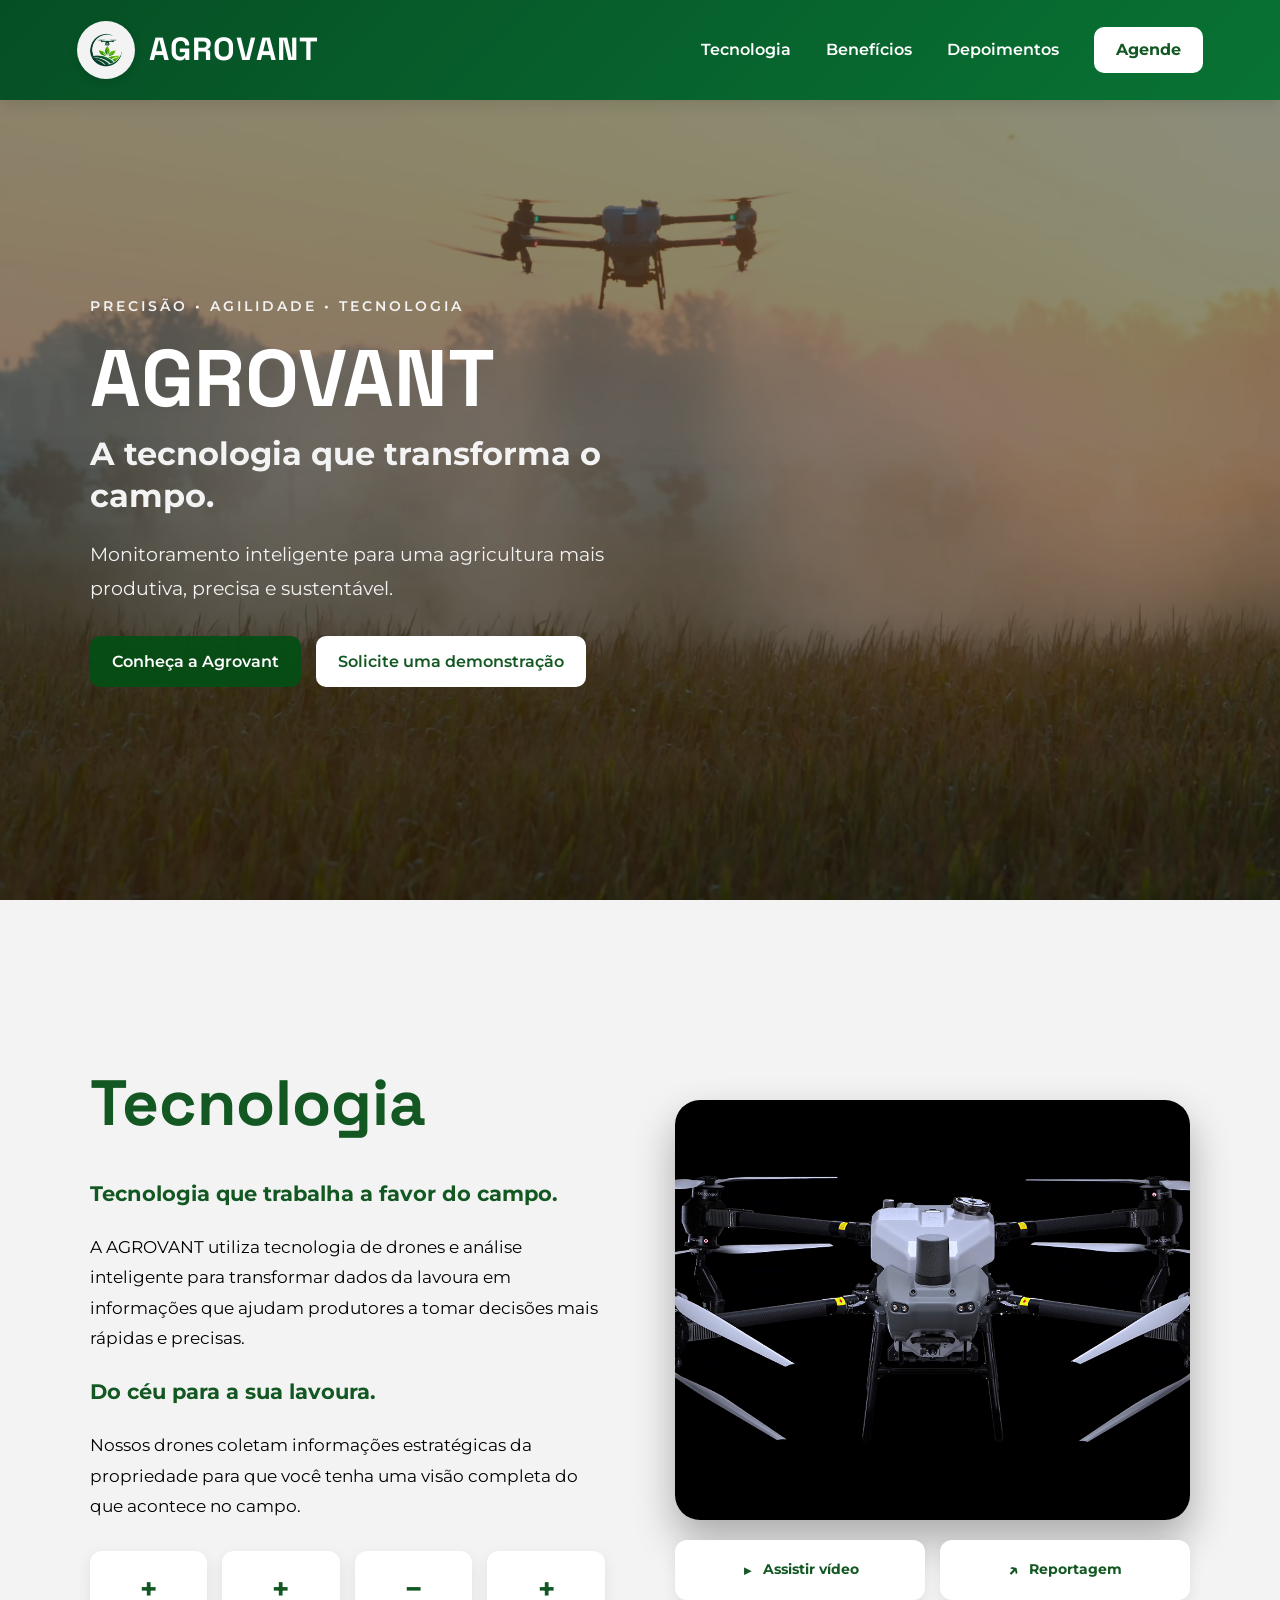
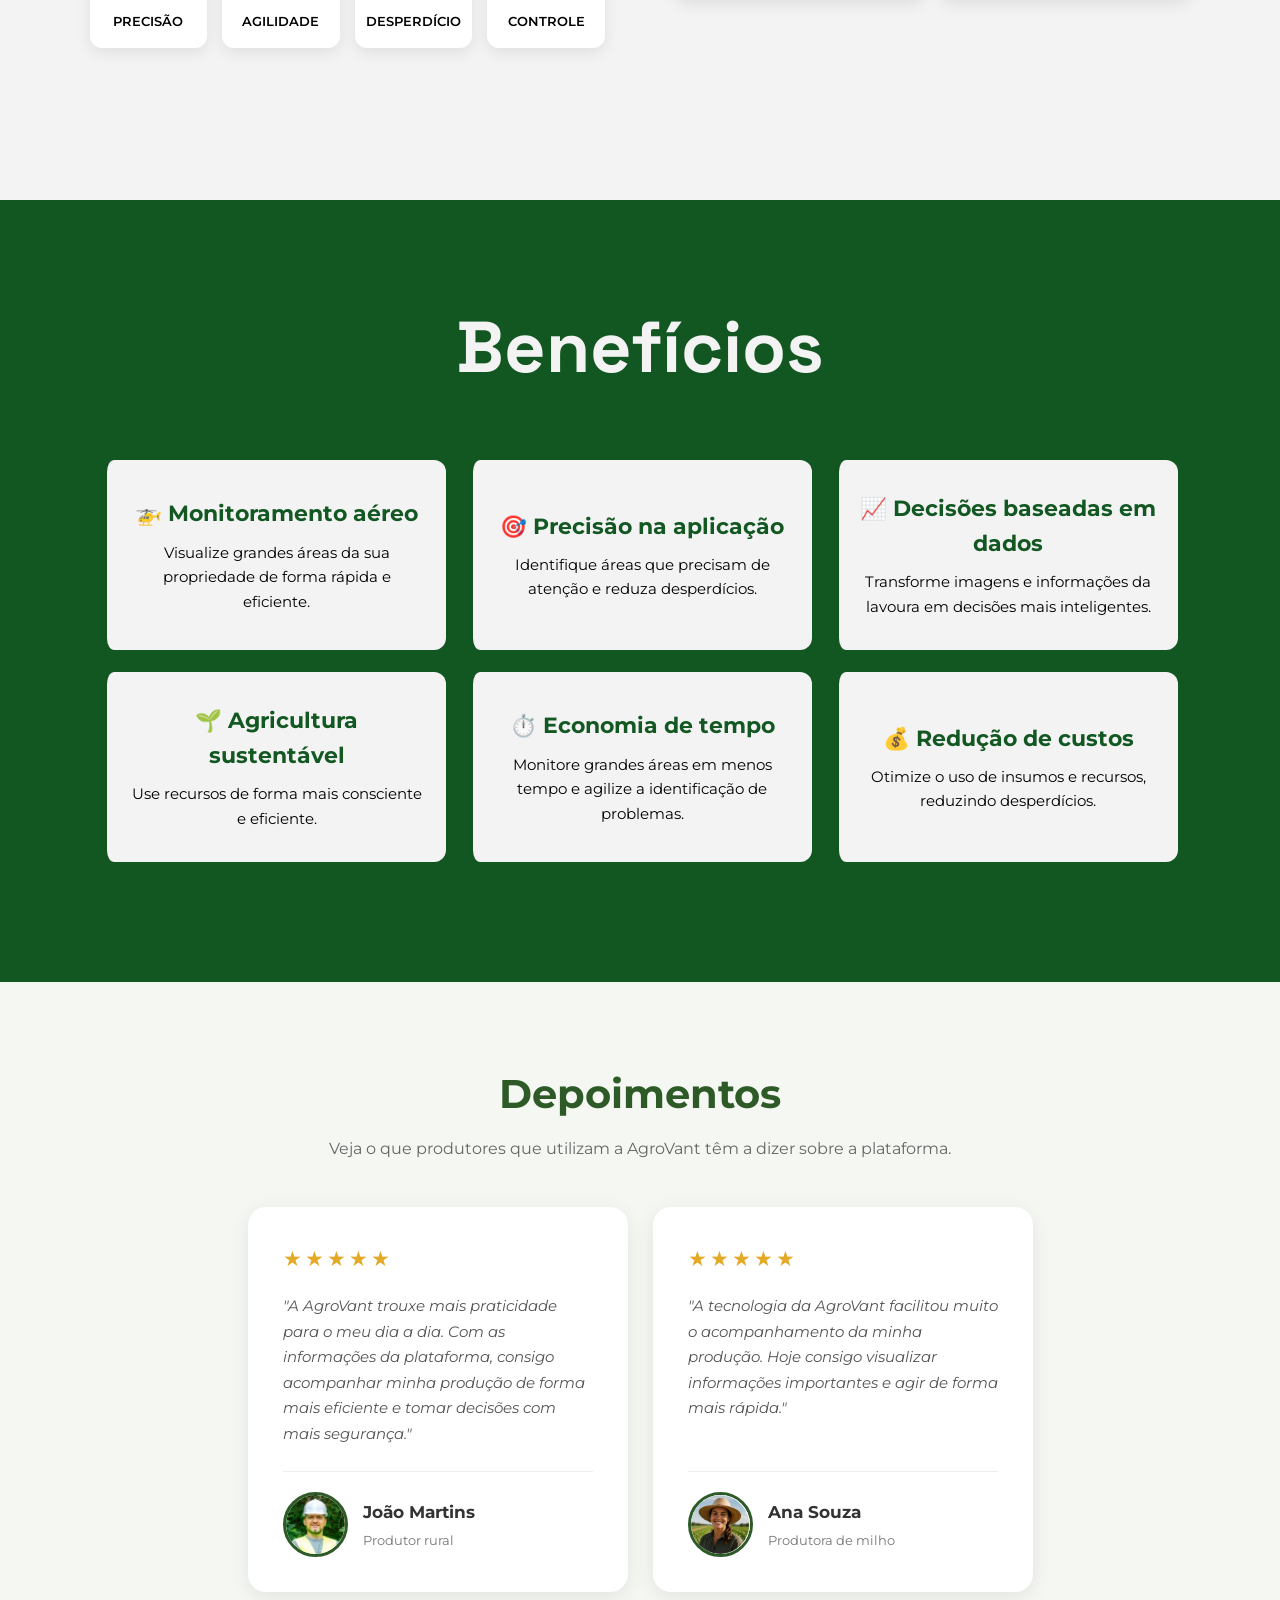
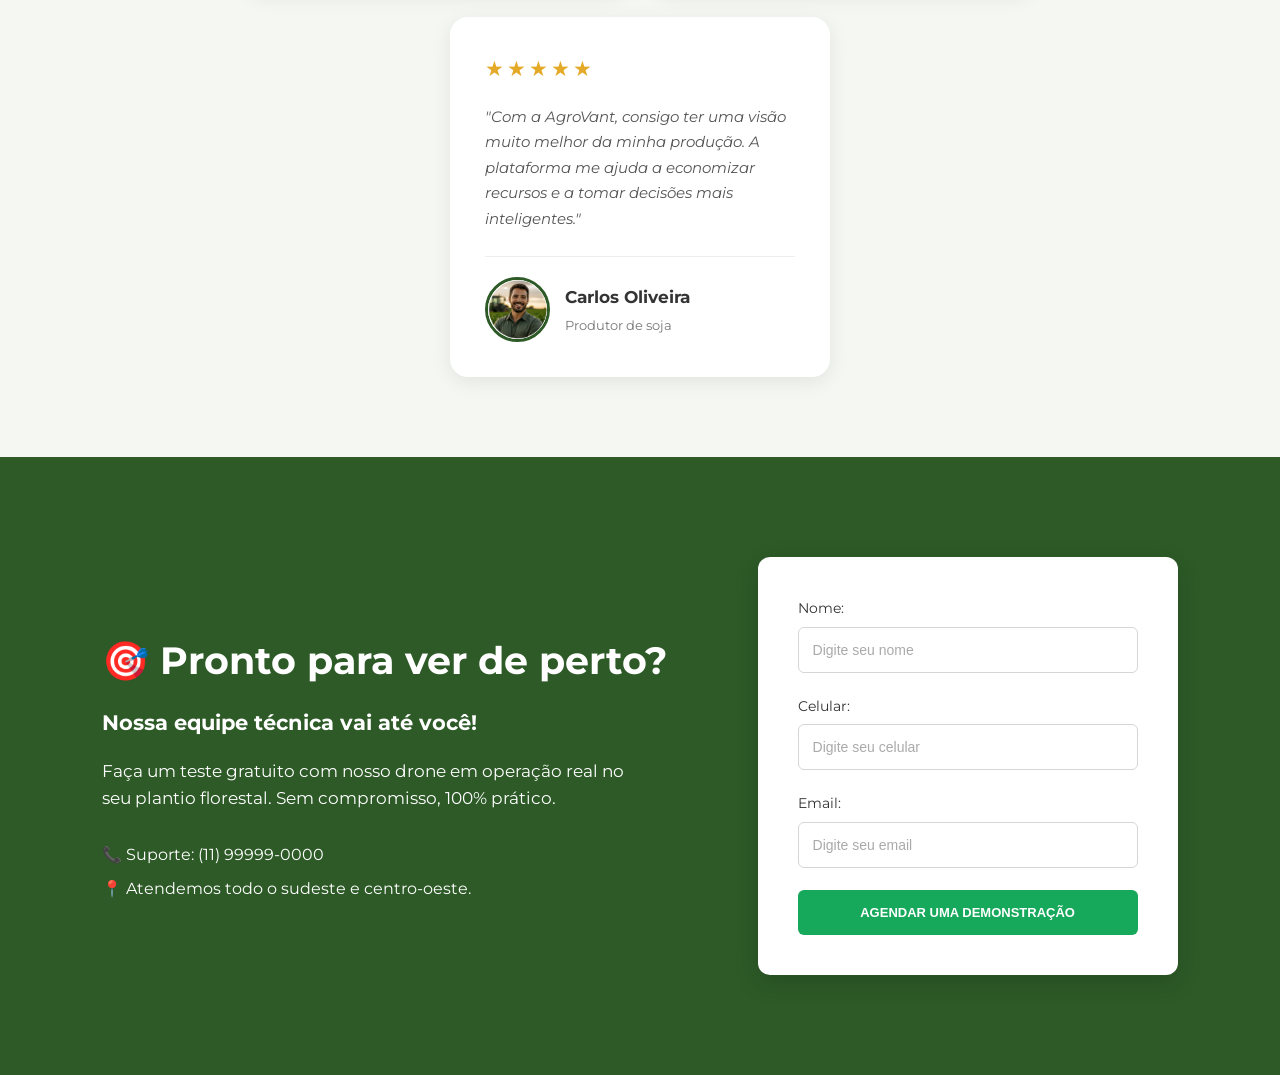
<file: index.html>
<!DOCTYPE html>
<html lang="pt-br">

<head>
    <meta charset="UTF-8">
    <meta name="viewport" content="width=device-width, initial-scale=1.0">

    <title>AgroVant</title>
    <link rel="icon" href="img/logo_agrovant.png">
    <link rel="stylesheet" href="css/style.css">
</head>

<body>

    <!-- VÍDEO DE FUNDO -->
    <video autoplay muted loop id="video-fundo">
        <source src="img/Vídeo 1.webm" type="video/webm">
    </video>

    <div class="overlay"></div>


    <!-- ================= CABEÇALHO ================= -->

  <header class="cabecalho">

    <div class="logo-area">

        <a href="#inicio" class="logo-link">
            <span class="logo-fundo">
                <img src="img/logo_agrovant.png" alt="Logo AgroVant">
            </span>

            <span class="logo-nome">
                AGROVANT
            </span>
        </a>

    </div>

    <nav class="menu">

        <a href="#tecnologia">Tecnologia</a>

        <a href="#beneficios">Benefícios</a>

        <a href="#depoimentos">Depoimentos</a>

        <a href="#agende" class="btn-agende">
            Agende
        </a>

    </nav>

</header>


    <main>

        <!-- ================= INÍCIO ================= -->

        <section id="inicio">

            <div class="texto-inicio">

                <span class="frase">
                    PRECISÃO • AGILIDADE • TECNOLOGIA
                </span>

                <h1>
                    AGROVANT
                    <span>A tecnologia que transforma o campo.</span>
                </h1>

                <p>
                    Monitoramento inteligente para uma agricultura mais
                    produtiva, precisa e sustentável.
                </p>

                <div class="botoes">

                    <!-- CONECTADO À TECNOLOGIA -->
                    <a href="#tecnologia" class="btn-secundario">
                        Conheça a Agrovant
                    </a>

                    <a href="#agende" class="btn-terciario">
                        Solicite uma demonstração
                    </a>

                </div>

            </div>

        </section>


        <!-- ================= TECNOLOGIA ================= -->

        <section id="tecnologia">

            <div class="coluna tecnologia-texto">

                <h2>Tecnologia</h2>

                <p class="destaque">
                    Tecnologia que trabalha a favor do campo.
                </p>

                <p>
                    A AGROVANT utiliza tecnologia de drones e análise
                    inteligente para transformar dados da lavoura em
                    informações que ajudam produtores a tomar decisões
                    mais rápidas e precisas.
                </p>

                <p class="destaque">
                    Do céu para a sua lavoura.
                </p>

                <p>
                    Nossos drones coletam informações estratégicas da
                    propriedade para que você tenha uma visão completa
                    do que acontece no campo.
                </p>

                <div class="indicadores">

                    <div>
                        <strong>+</strong>
                        <span>Precisão</span>
                    </div>

                    <div>
                        <strong>+</strong>
                        <span>Agilidade</span>
                    </div>

                    <div>
                        <strong>−</strong>
                        <span>Desperdício</span>
                    </div>

                    <div>
                        <strong>+</strong>
                        <span>Controle</span>
                    </div>

                </div>

            </div>

                <div class="coluna-sobre">

            <img src="img/Imagem 2.png" alt="Drone da AgroVant">

            <div class="recursos-tecnologia">

                <a href="img/Vídeo 2.webm" 
                class="btn-recurso" 
                target="_blank">
                    <span>▶</span>
                    Assistir vídeo
                </a>

                <a href="https://revistacultivar.com.br/noticias/copercampos-inicia-testes-com-drone-agricola-dji-agras-t50" 
                class="btn-recurso" 
                target="_blank">
                    <span>↗</span>
                    Reportagem
                </a>

            </div>

            </div>

        </section>


        <!-- ================= BENEFÍCIOS ================= -->

        <section id="beneficios">

            <h1>Benefícios</h1>

            <div class="card-container">

                <article class="card-beneficios">

                    <h2>🚁 Monitoramento aéreo</h2>

                    <p>
                        Visualize grandes áreas da sua propriedade
                        de forma rápida e eficiente.
                    </p>

                </article>


                <article class="card-beneficios">

                    <h2>🎯 Precisão na aplicação</h2>

                    <p>
                        Identifique áreas que precisam de atenção
                        e reduza desperdícios.
                    </p>

                </article>


                <article class="card-beneficios">

                    <h2>📈 Decisões baseadas em dados</h2>

                    <p>
                        Transforme imagens e informações da lavoura
                        em decisões mais inteligentes.
                    </p>

                </article>


                <article class="card-beneficios">

                    <h2>🌱 Agricultura sustentável</h2>

                    <p>
                        Use recursos de forma mais consciente
                        e eficiente.
                    </p>

                </article>


                <article class="card-beneficios">

                    <h2>⏱️ Economia de tempo</h2>

                    <p>
                        Monitore grandes áreas em menos tempo e
                        agilize a identificação de problemas.
                    </p>

                </article>


                <article class="card-beneficios">

                    <h2>💰 Redução de custos</h2>

                    <p>
                        Otimize o uso de insumos e recursos,
                        reduzindo desperdícios.
                    </p>

                </article>

            </div>

        </section>


        <!-- ================= DEPOIMENTOS ================= -->
        
        <section id="depoimentos">

    <div class="titulo-depoimentos">
        <h2>Depoimentos</h2>

        <p>
            Veja o que produtores que utilizam a AgroVant
            têm a dizer sobre a plataforma.
        </p>
    </div>


    <div class="depoimentos-container">


        <!-- DEPOIMENTO 1 -->
        <div class="depoimento">

            <div class="estrelas">
                ★★★★★
            </div>

            <p class="comentario">
                "A AgroVant trouxe mais praticidade para o meu dia a dia.
                Com as informações da plataforma, consigo acompanhar minha
                produção de forma mais eficiente e tomar decisões com mais
                segurança."
            </p>

            <div class="autor">

                <img src="img/Imagem 4.jpg" alt="João Martins">

                <div class="informacoes-autor">
                    <h3>João Martins</h3>
                    <span>Produtor rural</span>
                </div>

            </div>

        </div>


        <!-- DEPOIMENTO 2 -->
        <div class="depoimento">

            <div class="estrelas">
                ★★★★★
            </div>

            <p class="comentario">
                "A tecnologia da AgroVant facilitou muito o acompanhamento
                da minha produção. Hoje consigo visualizar informações
                importantes e agir de forma mais rápida."
            </p>

            <div class="autor">

                <img src="img/ana_depoimento.png" alt="Ana Souza">

                <div class="informacoes-autor">
                    <h3>Ana Souza</h3>
                    <span>Produtora de milho</span>
                </div>

            </div>

        </div>


        <!-- DEPOIMENTO 3 -->
        <div class="depoimento">

            <div class="estrelas">
                ★★★★★
            </div>

            <p class="comentario">
                "Com a AgroVant, consigo ter uma visão muito melhor da
                minha produção. A plataforma me ajuda a economizar recursos
                e a tomar decisões mais inteligentes."
            </p>

            <div class="autor">

                <img src="img/carlos_depoimento.png" alt="Carlos Oliveira">

                <div class="informacoes-autor">
                    <h3>Carlos Oliveira</h3>
                    <span>Produtor de soja</span>
                </div>

            </div>

        </div>


    </div>

</section>


        <!-- ================= AGENDAMENTO ================= -->

        <section id="agende">

            <div class="agende-conteudo">

                <div class="agende-texto">

                    <h2>🎯 Pronto para ver de perto?</h2>

                    <h3>Nossa equipe técnica vai até você!</h3>

                    <p>
                        Faça um teste gratuito com nosso drone
                        em operação real no seu plantio florestal.
                        Sem compromisso, 100% prático.
                    </p>

                    <div class="contato-agende">
                        <span>📞 Suporte: (11) 99999-0000</span>
                        <span>📍 Atendemos todo o sudeste e centro-oeste.</span>
                    </div>

                </div>


                <div class="formulario-agende">

                    <form>

                        <label for="nome">Nome:</label>
                        <input 
                            type="text" 
                            id="nome" 
                            name="nome" 
                            placeholder="Digite seu nome"
                        >

                        <label for="celular">Celular:</label>
                        <input 
                            type="tel" 
                            id="celular" 
                            name="celular" 
                            placeholder="Digite seu celular"
                        >

                        <label for="email">Email:</label>
                        <input 
                            type="email" 
                            id="email" 
                            name="email" 
                            placeholder="Digite seu email"
                        >

                        <button type="submit">
                            AGENDAR UMA DEMONSTRAÇÃO
                        </button>

                    </form>

                </div>

            </div>

        </section>
    </main>

</body>

</html>
</file>
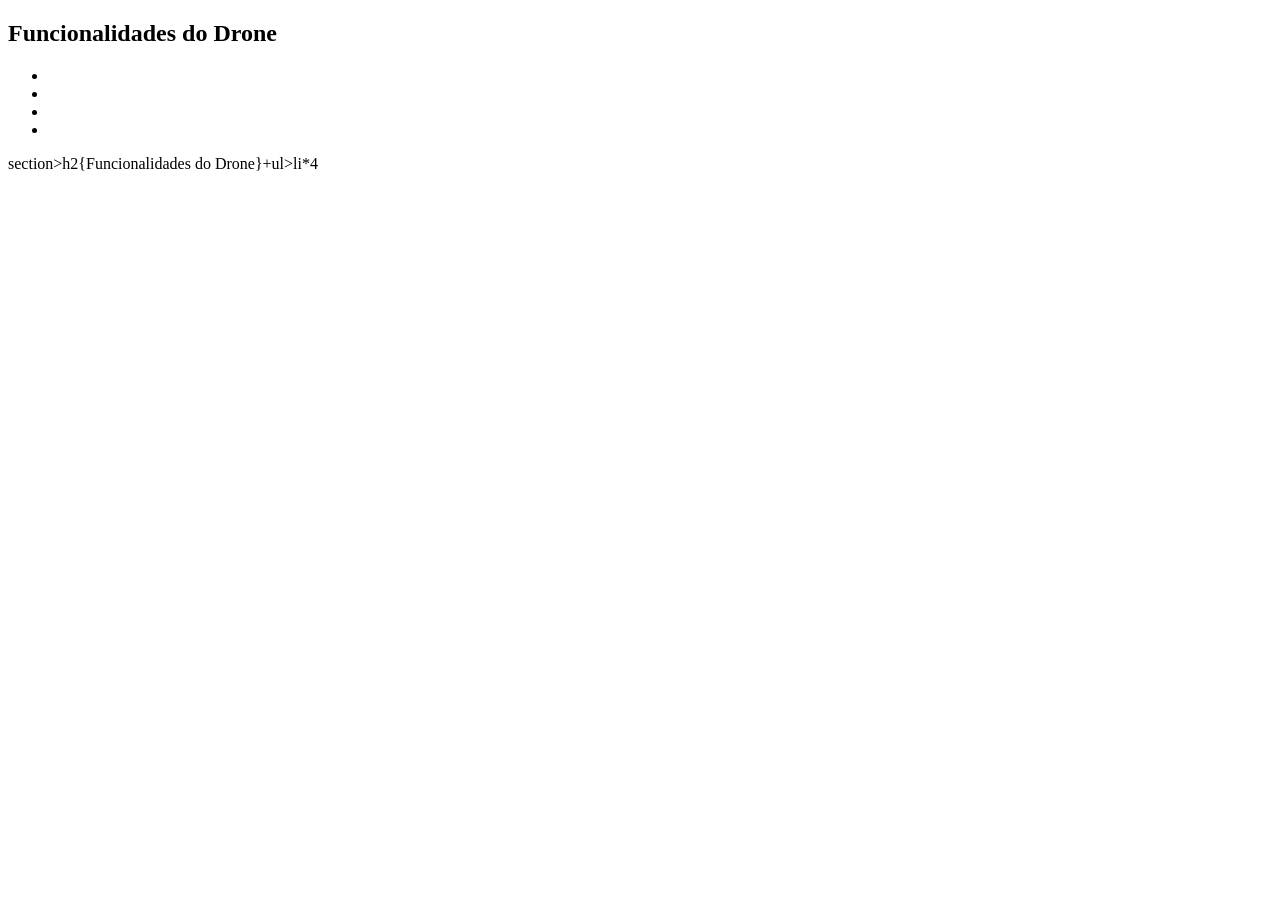
<file: emmet-exercicios-aluno/ex1resposta.html>
<!DOCTYPE html>
<html lang="en">
<head>
    <meta charset="UTF-8">
    <meta name="viewport" content="width=device-width, initial-scale=1.0">
    <title>Resposta 1</title>
</head>
<body>
    <section>
        <h2>Funcionalidades do Drone</h2>
        <ul>
            <li></li>
            <li></li>
            <li></li>
            <li></li>
        </ul>
    </section>

 section>h2{Funcionalidades do Drone}+ul>li*4
</body>
</html>
</file>
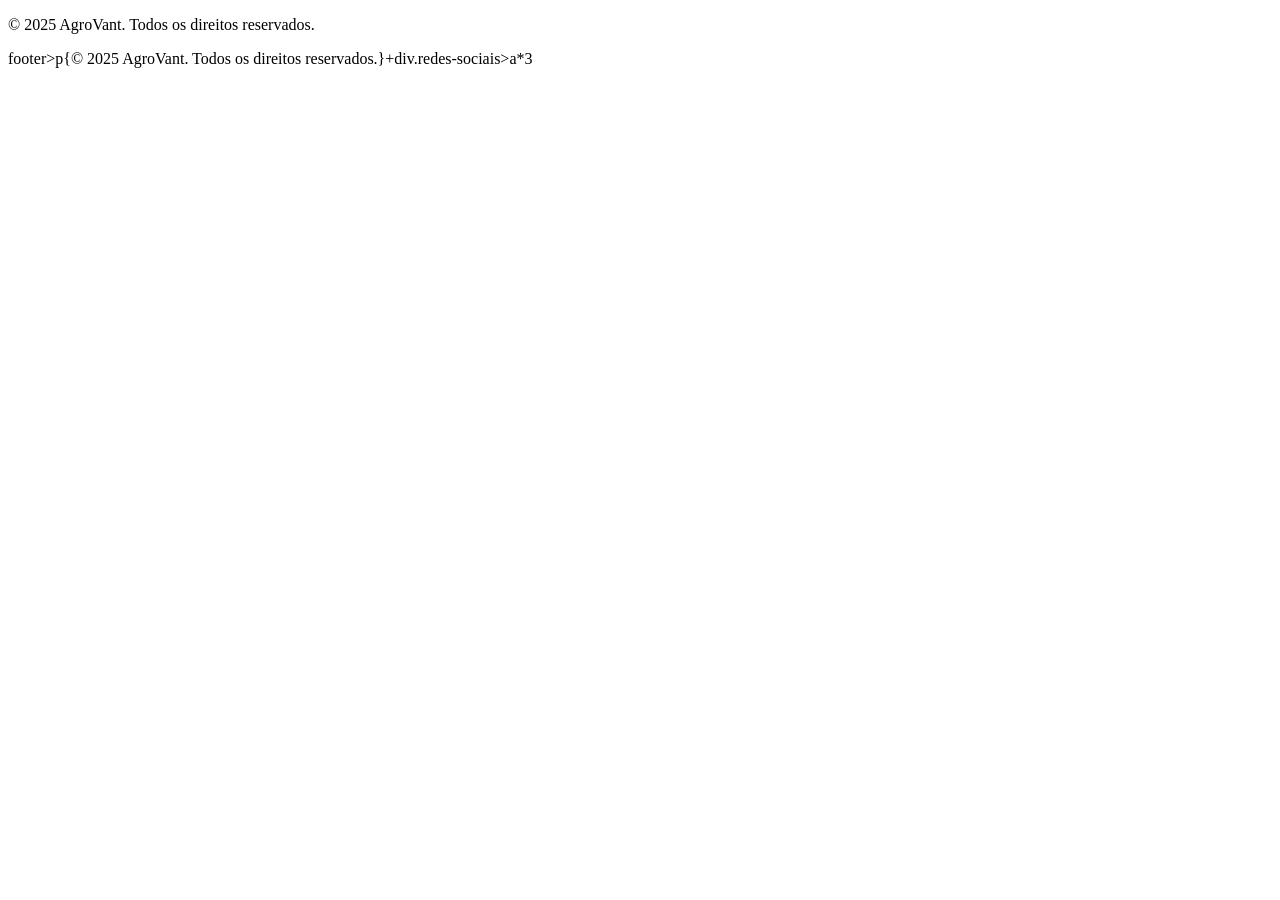
<file: emmet-exercicios-aluno/ex3resposta.html>
<!DOCTYPE html>
<html lang="en">
<head>
    <meta charset="UTF-8">
    <meta name="viewport" content="width=device-width, initial-scale=1.0">
    <title>Resposta 3</title>
</head>
<body>
    <footer>
        <p>© 2025 AgroVant. Todos os direitos reservados.</p>
        <div class="redes-sociais">
            <a href=""></a>
            <a href=""></a>
            <a href=""></a>
        </div>
    </footer>

footer>p{© 2025 AgroVant. Todos os direitos reservados.}+div.redes-sociais>a*3
</body>
</html>
</file>
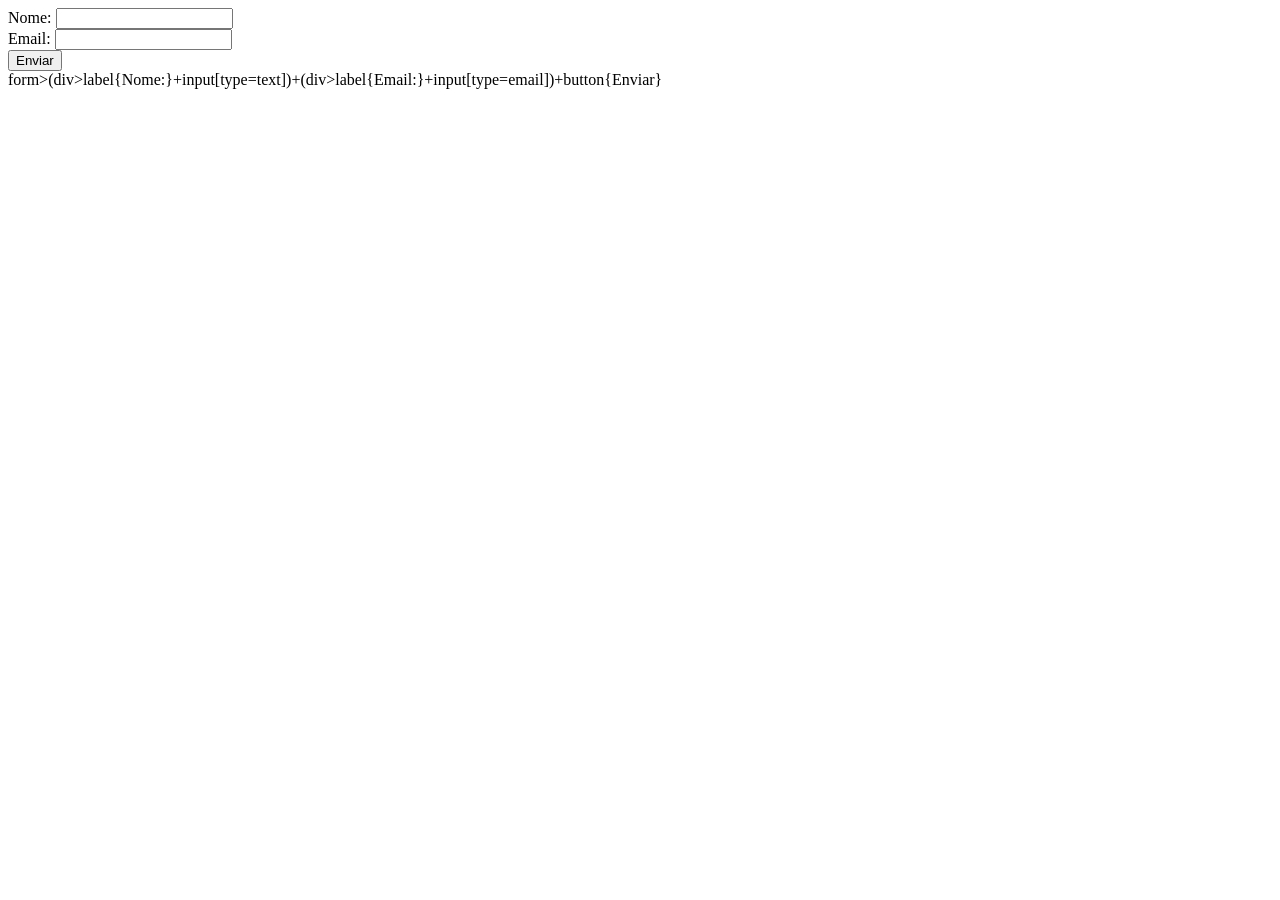
<file: emmet-exercicios-aluno/ex4resposta.html>
<!DOCTYPE html>
<html lang="en">
<head>
    <meta charset="UTF-8">
    <meta name="viewport" content="width=device-width, initial-scale=1.0">
    <title>Resposta 4</title>
</head>
<body>
    <form action="">
        <div>
            <label for="">Nome:</label>
            <input type="text">
        </div>
        <div>
            <label for="">Email:</label>
            <input type="email">
        </div>
        <button>Enviar</button>
    </form>

form>(div>label{Nome:}+input[type=text])+(div>label{Email:}+input[type=email])+button{Enviar}
</body>
</html>
</file>
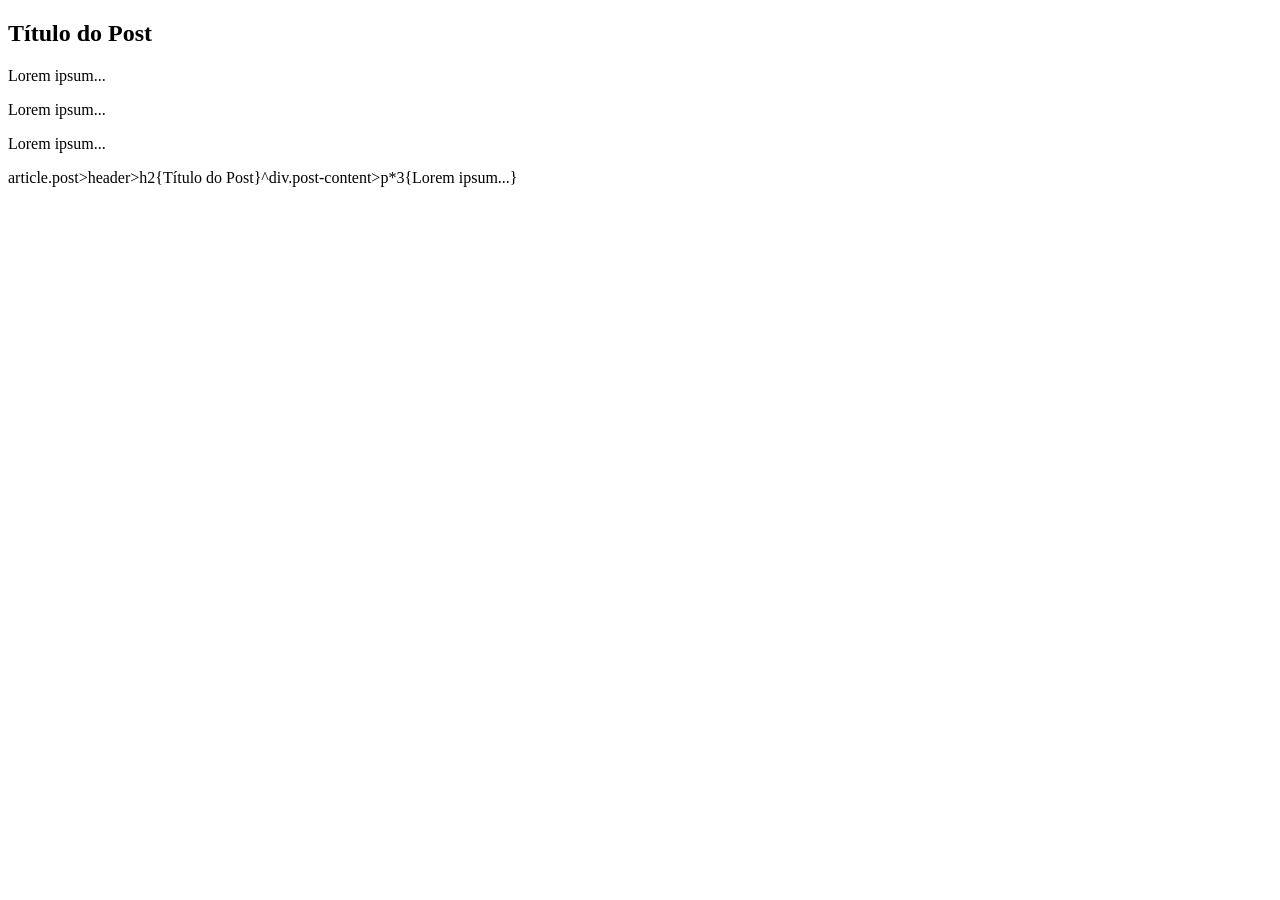
<file: emmet-exercicios-aluno/ex5resposta.html>
<!DOCTYPE html>
<html lang="en">
<head>
    <meta charset="UTF-8">
    <meta name="viewport" content="width=device-width, initial-scale=1.0">
    <title>Resposta 5</title>
</head>
<body>
    <article class="post">
        <header>
            <h2>Título do Post</h2>
        </header>
        <div class="post-content">
            <p>Lorem ipsum...</p>
            <p>Lorem ipsum...</p>
            <p>Lorem ipsum...</p>
        </div>
    </article>

article.post>header>h2{Título do Post}^div.post-content>p*3{Lorem ipsum...}
</body>
</html>
</file>
<file: css/style.css>
@import url('https://fonts.googleapis.com/css2?family=Montserrat:wght@400;500;600;700&family=Space+Grotesk:wght@400;500;600;700&display=swap');


/* ====================================
VARIÁVEIS
==================================== */

:root {

    --cor-primaria: #f3f3f3;
    --cor-secundaria: #064f16f2;
    --cor-preta: #000000;
    --cor-branca: #ffffff;

    --fonte-titulo: 'Space Grotesk', sans-serif;
    --fonte-texto: 'Montserrat', sans-serif;

    --espacamento-pequeno: 0.5rem;
    --espacamento-medio: 1rem;
    --espacamento-grande: 2rem;
}


/* ====================================
RESET
==================================== */

* {
    margin: 0;
    padding: 0;
    box-sizing: border-box;
}

html {
    scroll-behavior: smooth;
}

body {
    font-family: var(--fonte-texto);
    color: var(--cor-preta);
    line-height: 1.6;
}


/* ====================================
VÍDEO DE FUNDO
==================================== */

#video-fundo {
    position: absolute;
    top: 0;
    left: 0;
    width: 100%;
    height: 100%;
    object-fit: cover;
    z-index: -2;
}

.overlay {
    position: fixed;
    top: 0;
    left: 0;
    width: 100%;
    height: 100%;
    background: rgba(0, 0, 0, 0.45);
    z-index: -1;
}


/* ====================================
CABEÇALHO
==================================== */

.cabecalho {
    background: linear-gradient(135deg,#064F25,#087333);
    width: 100%;
    height: 100px;
    padding: 0 6%;
    display: flex;
    align-items: center;
    justify-content: space-between;
    position: fixed;
    top: 0;
    left: 0;
    z-index: 1000;
    box-shadow: 0 3px 15px rgba(0, 0, 0, 0.12);
}


/* =========================
   LOGO
========================= */

.logo-link {
    display: flex;
    align-items: center;
    gap: 14px;
    text-decoration: none;
}


/* Fundo claro atrás da logo */

.logo-fundo {
    width: 58px;
    height: 58px;
    display: flex;
    align-items: center;
    justify-content: center;
    background:var(--cor-primaria);
    border-radius: 50%;
    padding: 7px;
    box-shadow: 0 3px 10px rgba(0, 0, 0, 0.12);
}


.logo-fundo img {
    width: 100%;
    height: 100%;
    object-fit: contain;
}


/* Nome da empresa */

.logo-nome {
    font-family: var(--fonte-titulo);
    font-size: 2rem;
    font-weight: 700;
    letter-spacing: 1px;
    color: var(--cor-branca);
}


/* =========================
   MENU
========================= */

.menu {
    display: flex;
    align-items: center;
    gap: 35px;
}


.menu a {
    color: var(--cor-branca);
    text-decoration: none;
    font-size: 1rem;
    font-weight: 600;
    transition: 0.3s ease;
}


.menu a:not(.btn-agende):hover {
    color: #B9E6A5;
}


/* =========================
   BOTÃO AGENDE
========================= */

.btn-agende {
    padding: 14px 25px;
    background: var(--cor-branca);
    color: #075B2A !important;
    border-radius: 12px;
    font-weight: 700 !important;
    transition: 0.3s ease;
}


.btn-agende:hover {
    background: #DFF1D5;
    transform: translateY(-2px);
}

/* ====================================
BOTÃO AGENDAMENTO
==================================== */

.btn-agende {
    background: var(--cor-branca);
    color: var(--cor-secundaria) !important;
    padding: 10px 22px;
    border-radius: 10px;
    font-weight: 700 !important;
    transition: 0.3s;
}

.btn-agende:hover {
    background: var(--cor-preta);
    color: var(--cor-branca) !important;
    transform: translateY(-3px);
}


/* ====================================
INÍCIO
==================================== */

#inicio {
    min-height: 100vh;
    display: flex;
    align-items: center;
    padding-top: 80px;
}

.texto-inicio {
    width: 55%;
    padding-left: 7%;
}

.frase {
    color: var(--cor-primaria);
    font-weight: 600;
    letter-spacing: 3px;
    font-size: 0.9rem;
}

.texto-inicio h1 {
    font-family: var(--fonte-titulo);
    font-size: 5rem;
    line-height: 1;
    color: var(--cor-branca);
    margin: 20px 0;
}

.texto-inicio h1 span {
    display: block;
    color: var(--cor-primaria);
    font-family: var(--fonte-texto);
    font-size: 2rem;
    line-height: 1.3;
    margin-top: 15px;
}

.texto-inicio p {
    font-size: 1.2rem;
    line-height: 1.8;
    max-width: 600px;
    color: var(--cor-primaria);
}


/* ====================================
BOTÕES INÍCIO
==================================== */

.botoes {
    margin-top: 30px;
    display: flex;
    gap: 15px;
}

.btn-secundario,
.btn-terciario {
    display: inline-block;
    padding: 13px 22px;
    border-radius: 10px;
    font-weight: 600;
    text-decoration: none;
    transition: 0.3s;
}

.btn-secundario {
    background: var(--cor-secundaria);
    color: var(--cor-branca);
}

.btn-terciario {
    background: var(--cor-branca);
    color: var(--cor-secundaria);
}

.btn-secundario:hover,
.btn-terciario:hover {
    transform: translateY(-5px);
    box-shadow: 0 10px 20px rgba(0, 0, 0, 0.25);
}


/* ====================================
TECNOLOGIA
==================================== */

#tecnologia {
    min-height: 100vh;
    padding: 120px 7%;
    display: flex;
    justify-content: space-between;
    align-items: center;
    gap: 70px;
    background: var(--cor-primaria);
}

.coluna {
    width: 50%;
}

.coluna h2 {
    font-family: var(--fonte-titulo);
    font-size: 4rem;
    color: var(--cor-secundaria);
    margin-bottom: 20px;
}

.coluna p {
    font-size: 1.05rem;
    line-height: 1.8;
    margin-bottom: 20px;
}

.coluna .destaque {
    font-size: 1.3rem;
    font-weight: 700;
    color: var(--cor-secundaria);
}

/* IMAGEM MAIOR */

.coluna-sobre {
    width: 50%;
    display: flex;
    flex-direction: column;
    align-items: center;
    justify-content: center;
}

.coluna-sobre img {
    width: 100%;
    max-width: 650px;
    min-height: 420px;
    object-fit: cover;
    border-radius: 25px;
    box-shadow: 0 20px 40px rgba(0, 0, 0, 0.3);
    transition: 0.4s;
}

.coluna-sobre img:hover {
    transform: scale(1.02);
}

/* RECURSOS - VÍDEO E REPORTAGEM */

.recursos-tecnologia {
    width: 100%;
    max-width: 650px;
    display: flex;
    justify-content: center;
    gap: 15px;
    margin-top: 20px;
}

.btn-recurso {
    flex: 1;
    display: flex;
    align-items: center;
    justify-content: center;
    gap: 10px;
    padding: 14px 20px;
    background: white;
    color: var(--cor-secundaria);
    border: 2px solid transparent;
    border-radius: 12px;
    text-decoration: none;
    font-size: 0.9rem;
    font-weight: 700;
    box-shadow: 0 5px 15px rgba(0, 0, 0, 0.08);
    transition: 0.3s ease;
}

.btn-recurso span {
    font-size: 1.1rem;
}

.btn-recurso:hover {
    background: var(--cor-secundaria);
    color: white;
    transform: translateY(-3px);
    box-shadow: 0 8px 20px rgba(0, 0, 0, 0.15);
}

/* INDICADORES */

.indicadores {
    display: grid;
    grid-template-columns: repeat(4, 1fr);
    gap: 15px;
    margin-top: 30px;
}

.indicadores div {
    display: flex;
    flex-direction: column;
    align-items: center;
    padding: 15px 8px;
    background: white;
    border-radius: 12px;
    box-shadow: 0 5px 15px rgba(0, 0, 0, 0.08);
}

.indicadores strong {
    font-size: 1.8rem;
    color: var(--cor-secundaria);
}

.indicadores span {
    font-size: 0.8rem;
    font-weight: 600;
    text-transform: uppercase;
}


/* ====================================
BENEFÍCIOS
==================================== */

#beneficios {
    padding: 90px 8% 120px;
    background: var(--cor-secundaria);
    text-align: center;
}

#beneficios h1 {
    margin-bottom: 55px;
    font-family: var(--fonte-titulo);
    font-size: 4.5rem;
    color: var(--cor-primaria);
}


/* GRID DOS CARDS */

.card-container {
    display: grid;
    grid-template-columns: repeat(3, 1fr);
    gap: 22px;
    max-width: 1100px;
    margin: 0 auto;
}


/* CARDS MENORES */

.card-beneficios {
    min-height: 190px;
    padding: 20px;
    background: var(--cor-primaria);
    border-left: 5px solid var(--cor-secundaria);
    border-radius: 12px;
    transition: 0.3s;
    display: flex;
    flex-direction: column;
    justify-content: center;
}

.card-beneficios:hover {
    transform: translateY(-6px);
    box-shadow: 0 12px 25px rgba(0, 0, 0, 0.25);
}

.card-beneficios h2 {
    margin-bottom: 10px;
    color: var(--cor-secundaria);
    font-size: 1.35rem;
}

.card-beneficios p {
    font-size: 0.95rem;
    line-height: 1.6;
}


/* ====================================
DEPOIMENTOS
==================================== */

#depoimentos {
    padding: 80px 8%;
    background-color: #f5f7f2;
    text-align: center;
}


/* TÍTULO */

.titulo-depoimentos h2 {
    font-size: 40px;
    color: #2d5a27;
    margin-bottom: 10px;
}

.titulo-depoimentos p {
    color: #666;
    font-size: 16px;
    line-height: 1.6;
    margin-bottom: 45px;
}


/* CONTAINER DOS CARDS */

.depoimentos-container {
    display: flex;
    justify-content: center;
    align-items: stretch;
    gap: 25px;
    flex-wrap: wrap;
}


/* CARD */

.depoimento {
    width: 380px;
    min-height: 330px;
    padding: 35px;
    background-color:var(--cor-branca);
    border-radius: 18px;
    text-align: left;
    box-shadow: 0 5px 20px rgba(0, 0, 0, 0.08);
    display: flex;
    flex-direction: column;
    transition: transform 0.3s ease,box-shadow 0.3s ease;
}


/* EFEITO AO PASSAR O MOUSE */

.depoimento:hover {
    transform: translateY(-8px);
    box-shadow: 0 12px 28px rgba(0, 0, 0, 0.12);
}


/* ESTRELAS */

.estrelas {
    color: #e5a928;
    font-size: 21px;
    letter-spacing: 3px;
    margin-bottom: 18px;
}


/* TEXTO DO DEPOIMENTO */

.comentario {
    color: #555;
    font-size: 15px;
    line-height: 1.7;
    font-style: italic;
    margin: 0;
    flex-grow: 1;
}


/* AUTOR */

.autor {
    display: flex;
    align-items: center;
    gap: 15px;
    border-top: 1px solid #eeeeee;
    padding-top: 20px;
    margin-top: 25px;
}


/* FOTO */

.autor img {
    width: 65px;
    height: 65px;
    border-radius: 50%;
    object-fit: cover;
    border: 3px solid #2d5a27;
    flex-shrink: 0;
}


/* INFORMAÇÕES DO AUTOR */

.informacoes-autor {
    display: flex;
    flex-direction: column;
    gap: 4px;
}


/* NOME */

.autor h3 {
    margin: 0;
    color: #333;
    font-size: 17px;
}


/* PROFISSÃO */

.autor span {
    color: #777;
    font-size: 13px;
}

/* ====================================
AGENDAMENTO
==================================== */

#agende {
    padding: 100px 8%;
    background-color: #2d5a27;
    color: #ffffff;
}

.agende-conteudo {
    max-width: 1300px;
    margin: 0 auto;

    display: flex;
    align-items: center;
    justify-content: space-between;

    gap: 80px;
}

/* TEXTO */

.agende-texto {
    flex: 1;
}

.agende-texto h2 {
    font-size: 38px;
    margin-bottom: 15px;
}

.agende-texto h3 {
    font-size: 21px;
    margin-bottom: 18px;
}

.agende-texto p {
    max-width: 550px;

    font-size: 17px;
    line-height: 1.6;

    margin-bottom: 30px;
}

.contato-agende {
    display: flex;
    flex-direction: column;
    gap: 8px;

    font-size: 16px;
}


/* FORMULÁRIO */

.formulario-agende {
    width: 420px;

    background-color:var(--cor-branca);

    padding: 40px;

    border-radius: 12px;

    box-shadow: 0 8px 25px rgba(0, 0, 0, 0.15);
}

.formulario-agende form {
    display: flex;
    flex-direction: column;
}

.formulario-agende label {
    color: #333333;

    font-size: 14px;

    margin-bottom: 7px;
}

.formulario-agende input {
    width: 100%;

    padding: 14px;

    margin-bottom: 22px;

    border: 1px solid #d5d5d5;
    border-radius: 6px;

    font-size: 14px;

    outline: none;
}

.formulario-agende input:focus {
    border-color: #2d5a27;
}

.formulario-agende input::placeholder {
    color: #aaaaaa;
}

.formulario-agende button {
    width: 100%;

    padding: 15px;

    border: none;
    border-radius: 6px;

    background-color: #16a85b;
    color: var(--cor-branca);

    font-size: 13px;
    font-weight: 600;

    cursor: pointer;

    transition: 0.3s;
}

.formulario-agende button:hover {
    background-color: #128c4b;
}

/* ====================================
RESPONSIVIDADE
==================================== */
/* =========================================
   TABLETS E TELAS MENORES
========================================= */

@media (max-width: 900px) {

    .cabecalho {
        padding: 0 5%;
    }

    .menu {
        gap: 15px;
    }

    .texto-inicio {
        width: 100%;
        padding: 0 8%;
    }

    .texto-inicio h1 {
        font-size: 4rem;
    }

    #tecnologia {
        flex-direction: column;
        padding: 100px 8%;
    }

    .coluna,
    .coluna-sobre {
        width: 100%;
    }

    .coluna-sobre img {
        max-width: 600px;
        min-height: 350px;
    }

    .card-container {
        grid-template-columns: repeat(2, 1fr);
    }
}


/* =========================================
   CELULAR
========================================= */

@media (max-width: 768px) {

    /* CABEÇALHO */

    .cabecalho {
        width: 100%;
        height: 75px;

        padding: 0 5%;

        display: flex;
        flex-direction: row;
        align-items: center;
        justify-content: space-between;

        gap: 0;
    }


    /* LOGO */

    .logo-link {
        display: flex;
        align-items: center;

        gap: 9px;
    }

    .logo-fundo {
        width: 42px;
        height: 42px;

        padding: 5px;
    }

    .logo-nome {
        font-size: 1.35rem;
        letter-spacing: 0.5px;
    }


    /* MENU */

    .menu {
        display: flex;

        flex-direction: row;
        flex-wrap: nowrap;

        align-items: center;
        justify-content: flex-end;

        gap: 0;
    }


    /* ESCONDE:
       Tecnologia
       Benefícios
       Depoimentos
    */

    .menu a:not(.btn-agende) {
        display: none;
    }


    /* BOTÃO AGENDE */

    .btn-agende {
        display: flex !important;

        align-items: center;
        justify-content: center;

        padding: 10px 17px;

        font-size: 0.85rem;

        border-radius: 9px;

        white-space: nowrap;
    }


    /* INÍCIO */

    #inicio {
        padding-top: 110px;
    }

    .texto-inicio {
        width: 100%;
        padding: 0 7%;
    }

    .texto-inicio h1 {
        font-size: 3rem;
    }

    .texto-inicio h1 span {
        font-size: 1.4rem;
    }

    .texto-inicio p {
        font-size: 1rem;
    }


    /* BOTÕES DA HOME */

    .botoes {
        flex-direction: column;
        align-items: flex-start;
    }

    .btn-secundario,
    .btn-terciario {
        width: 100%;
        text-align: center;
    }


    /* TECNOLOGIA */

    .coluna h2 {
        font-size: 3rem;
    }

    .indicadores {
        grid-template-columns: repeat(2, 1fr);
    }

    .coluna-sobre img {
        min-height: 280px;
    }


    /* BENEFÍCIOS */

    #beneficios h1 {
        font-size: 3.2rem;
    }

    .card-container {
        grid-template-columns: 1fr;
    }


    /* DEPOIMENTOS E AGENDAMENTO */

    #depoimentos h2,
    #agende h2 {
        font-size: 2.5rem;
    }
}


/* =========================================
   CELULARES PEQUENOS
========================================= */

@media (max-width: 600px) {

    .cabecalho {
        height: 70px;

        padding: 0 4%;
    }


    /* LOGO */

    .logo-fundo {
        width: 38px;
        height: 38px;

        padding: 4px;
    }

    .logo-nome {
        font-size: 1.2rem;
    }


    /* BOTÃO AGENDE */

    .btn-agende {
        padding: 9px 15px;
        font-size: 0.8rem;
        border-radius: 8px;
    }


    /* INÍCIO */

    #inicio {
        padding-top: 100px;
    }

    .texto-inicio h1 {
        font-size: 2.7rem;
    }

    .texto-inicio h1 span {
        font-size: 1.25rem;
    }

    .texto-inicio p {
        font-size: 0.95rem;
    }

    /* TECNOLOGIA */

    .coluna h2 {
        font-size: 2.7rem;
    }

    .indicadores {
        grid-template-columns: repeat(2, 1fr);
    }

    /* BENEFÍCIOS */

    #beneficios h1 {
        font-size: 2.8rem;
    }

    /* DEPOIMENTOS */

    #depoimentos h2,#agende h2 {
        font-size: 2.3rem;
    }
}

@media (max-width: 768px) {

    #tecnologia {
        flex-direction: column;
        padding: 80px 6%;
    }

    .coluna,.coluna-sobre {
        width: 100%;
    }

    .recursos-tecnologia {
        flex-direction: column;
    }

    .btn-recurso {
        width: 100%;
    }

}

@media (max-width: 900px) {

    .depoimentos-container {
        gap: 20px;
    }

    .depoimento {
        width: 45%;
    }

}
@media (max-width: 650px) {

    #depoimentos {
        padding: 60px 6%;
    }

    .titulo-depoimentos h2 {
        font-size: 32px;
    }

    .depoimento {
        width: 100%;
    }

}

@media (max-width: 768px) {

    #agende {
        padding: 50px 6%;
    }

    .agende-conteudo {
        flex-direction: column;
        gap: 40px;
    }

    .agende-texto {
        text-align: center;
    }

    .agende-texto p {
        margin-left: auto;
        margin-right: auto;
    }

    .formulario-agende {
        width: 100%;
        max-width: 400px;
    }

}
</file>
